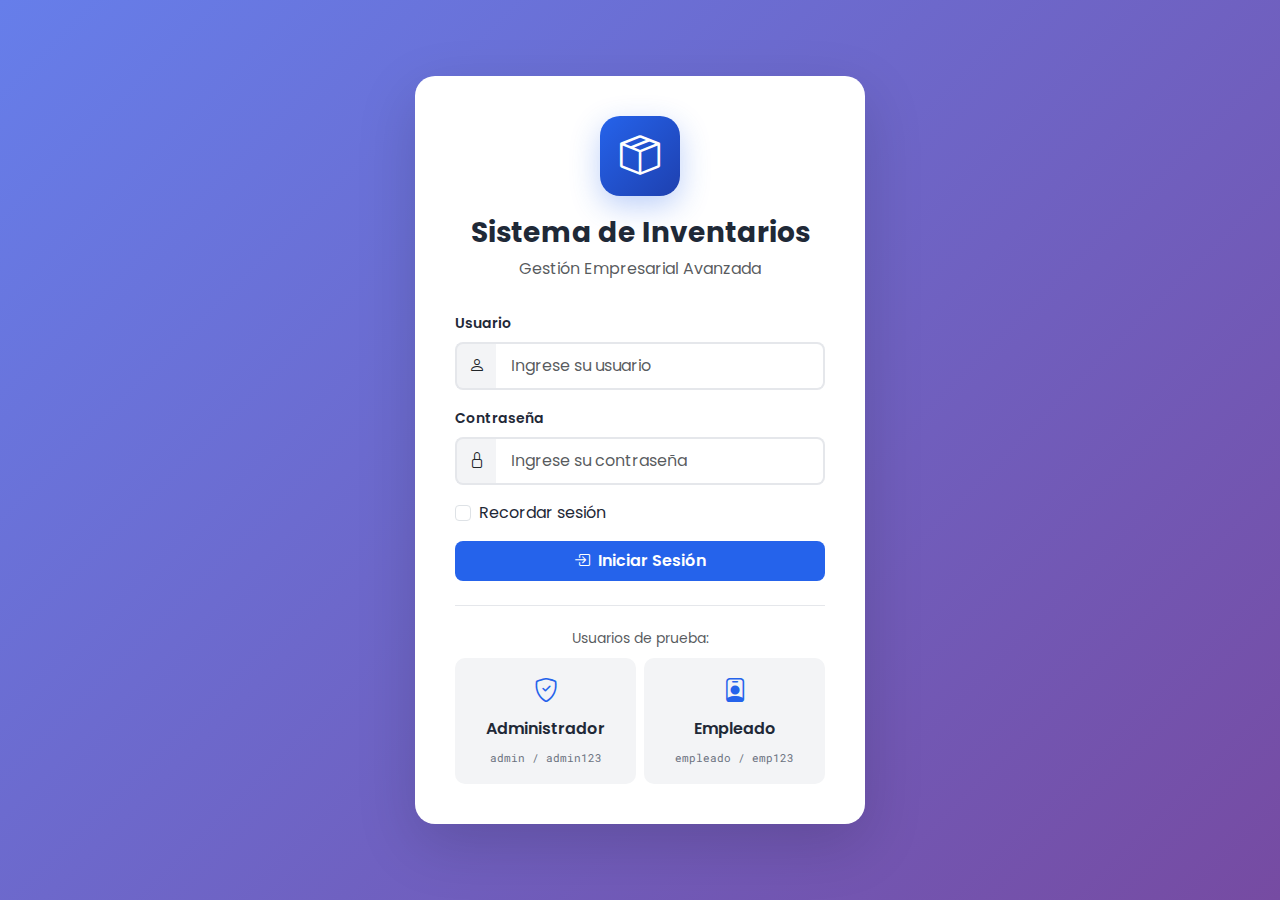
<file: sistema-inventarios/index.html>
<!DOCTYPE html>
<html lang="es">
<head>
    <meta charset="UTF-8">
    <meta name="viewport" content="width=device-width, initial-scale=1.0">
    <title>Sistema de Inventarios - Login</title>
    
    <!-- Bootstrap 5 -->
    <link href="https://cdn.jsdelivr.net/npm/bootstrap@5.3.0/dist/css/bootstrap.min.css" rel="stylesheet">
    <!-- Bootstrap Icons -->
    <link rel="stylesheet" href="https://cdn.jsdelivr.net/npm/bootstrap-icons@1.11.0/font/bootstrap-icons.css">
    <!-- Google Fonts -->
    <link href="https://fonts.googleapis.com/css2?family=Poppins:wght@300;400;500;600;700&family=Roboto+Mono:wght@400;500&display=swap" rel="stylesheet">
    
    <link rel="stylesheet" href="styles.css">
</head>
<body class="login-page">
    
    <div class="login-container">
        <div class="login-card">
            <div class="login-header">
                <div class="logo-container">
                    <i class="bi bi-box-seam"></i>
                </div>
                <h1>Sistema de Inventarios</h1>
                <p class="text-muted">Gestión Empresarial Avanzada</p>
            </div>

            <form id="loginForm" class="login-form">
                <div class="mb-3">
                    <label for="username" class="form-label">Usuario</label>
                    <div class="input-group">
                        <span class="input-group-text"><i class="bi bi-person"></i></span>
                        <input type="text" class="form-control" id="username" placeholder="Ingrese su usuario" required>
                    </div>
                </div>

                <div class="mb-3">
                    <label for="password" class="form-label">Contraseña</label>
                    <div class="input-group">
                        <span class="input-group-text"><i class="bi bi-lock"></i></span>
                        <input type="password" class="form-control" id="password" placeholder="Ingrese su contraseña" required>
                    </div>
                </div>

                <div class="mb-3 form-check">
                    <input type="checkbox" class="form-check-input" id="rememberMe">
                    <label class="form-check-label" for="rememberMe">Recordar sesión</label>
                </div>

                <button type="submit" class="btn btn-primary w-100 btn-login">
                    <i class="bi bi-box-arrow-in-right me-2"></i>Iniciar Sesión
                </button>
            </form>

            <div class="demo-users mt-4">
                <p class="text-center mb-2"><small class="text-muted">Usuarios de prueba:</small></p>
                <div class="row g-2">
                    <div class="col-6">
                        <div class="demo-user-card" onclick="fillLogin('admin', 'admin123')">
                            <i class="bi bi-shield-check"></i>
                            <span>Administrador</span>
                            <small>admin / admin123</small>
                        </div>
                    </div>
                    <div class="col-6">
                        <div class="demo-user-card" onclick="fillLogin('empleado', 'emp123')">
                            <i class="bi bi-person-badge"></i>
                            <span>Empleado</span>
                            <small>empleado / emp123</small>
                        </div>
                    </div>
                </div>
            </div>
        </div>
    </div>

    <!-- Toast Container -->
    <div class="toast-container position-fixed top-0 end-0 p-3">
        <div id="liveToast" class="toast" role="alert" aria-live="assertive" aria-atomic="true">
            <div class="toast-header">
                <i class="bi me-2 toast-icon"></i>
                <strong class="me-auto toast-title">Notificación</strong>
                <button type="button" class="btn-close" data-bs-dismiss="toast" aria-label="Close"></button>
            </div>
            <div class="toast-body"></div>
        </div>
    </div>

    <!-- Bootstrap JS -->
    <script src="https://cdn.jsdelivr.net/npm/bootstrap@5.3.0/dist/js/bootstrap.bundle.min.js"></script>
    
    <!-- App Scripts -->
    <script src="js/utils.js"></script>
    <script src="js/auth.js"></script>
    <script src="js/storage.js"></script>
    <script src="js/login.js"></script>
</body>
</html>
</file>
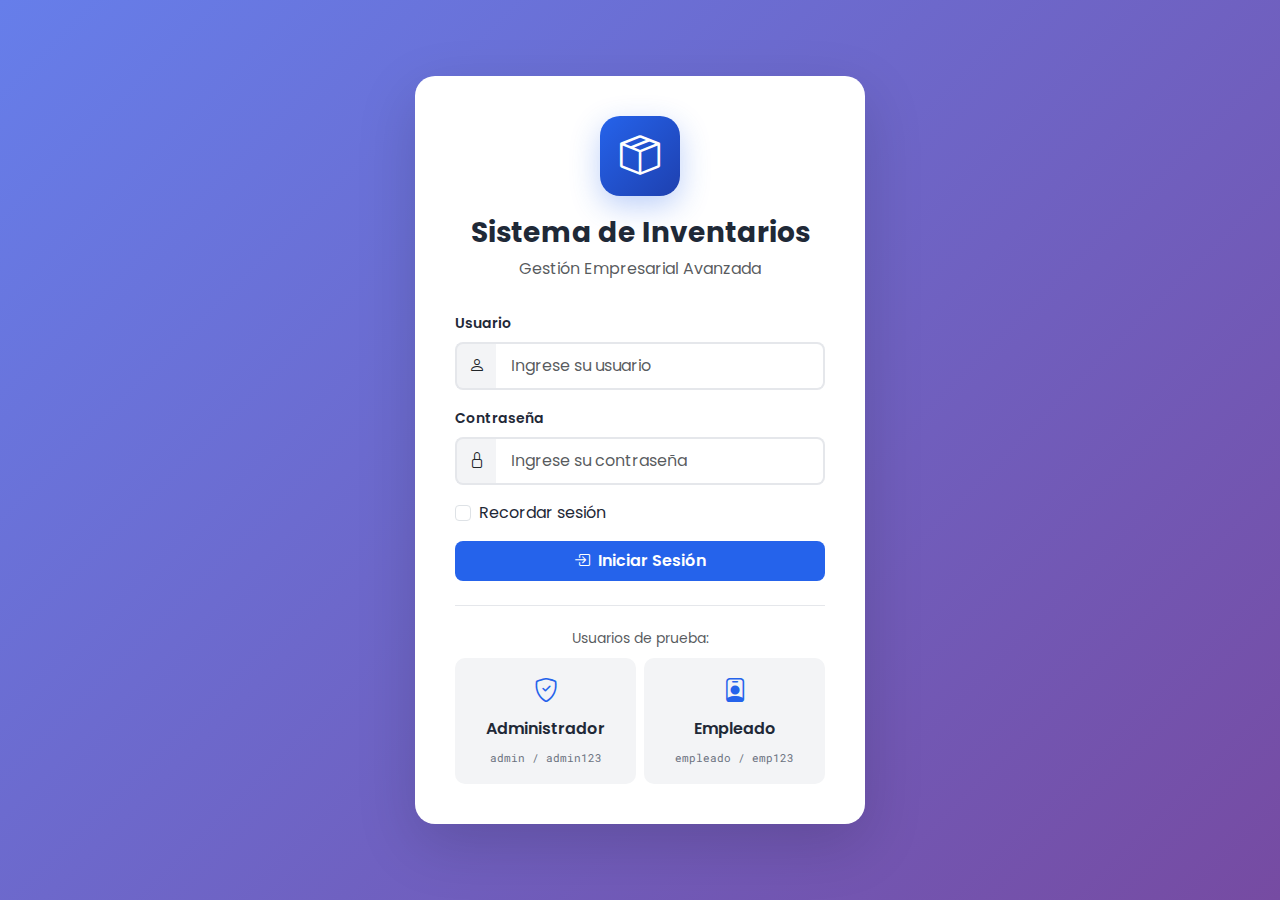
<file: sistema-inventarios/dashboard.html>
<!DOCTYPE html>
<html lang="es">
<head>
    <meta charset="UTF-8">
    <meta name="viewport" content="width=device-width, initial-scale=1.0">
    <title>Dashboard - Sistema de Inventarios</title>
    
    <!-- Bootstrap 5 -->
    <link href="https://cdn.jsdelivr.net/npm/bootstrap@5.3.0/dist/css/bootstrap.min.css" rel="stylesheet">
    <!-- Bootstrap Icons -->
    <link rel="stylesheet" href="https://cdn.jsdelivr.net/npm/bootstrap-icons@1.11.0/font/bootstrap-icons.css">
    <!-- Google Fonts -->
    <link href="https://fonts.googleapis.com/css2?family=Poppins:wght@300;400;500;600;700&family=Roboto+Mono:wght@400;500&display=swap" rel="stylesheet">
    
    <link rel="stylesheet" href="styles.css">
</head>
<body class="dashboard-page">
    
    <!-- Navbar -->
    <nav class="navbar navbar-expand-lg navbar-dark bg-primary">
        <div class="container-fluid">
            <a class="navbar-brand" href="dashboard.html">
                <i class="bi bi-box-seam me-2"></i>Sistema de Inventarios
            </a>
            <button class="navbar-toggler" type="button" data-bs-toggle="collapse" data-bs-target="#navbarNav">
                <span class="navbar-toggler-icon"></span>
            </button>
            <div class="collapse navbar-collapse" id="navbarNav">
                <ul class="navbar-nav me-auto">
                    <li class="nav-item">
                        <a class="nav-link active" href="dashboard.html">
                            <i class="bi bi-speedometer2 me-1"></i>Dashboard
                        </a>
                    </li>
                    <li class="nav-item">
                        <a class="nav-link" href="productos.html">
                            <i class="bi bi-box me-1"></i>Productos
                        </a>
                    </li>
                    <li class="nav-item">
                        <a class="nav-link" href="movimientos.html">
                            <i class="bi bi-arrow-left-right me-1"></i>Movimientos
                        </a>
                    </li>
                    <li class="nav-item admin-only">
                        <a class="nav-link" href="estadisticas.html">
                            <i class="bi bi-graph-up me-1"></i>Estadísticas
                        </a>
                    </li>
                </ul>
                <div class="d-flex align-items-center">
                    <span class="navbar-text me-3">
                        <i class="bi bi-person-circle me-2"></i>
                        <span id="currentUser"></span>
                        <span class="badge bg-light text-dark ms-2" id="userRole"></span>
                    </span>
                    <button class="btn btn-outline-light btn-sm" onclick="logout()">
                        <i class="bi bi-box-arrow-right me-1"></i>Salir
                    </button>
                </div>
            </div>
        </div>
    </nav>

    <div class="container-fluid py-4">
        <!-- Stats Cards -->
        <div class="row g-4 mb-4">
            <div class="col-md-3">
                <div class="stat-card stat-primary">
                    <div class="stat-icon">
                        <i class="bi bi-box-seam"></i>
                    </div>
                    <div class="stat-content">
                        <h3 id="totalProducts">0</h3>
                        <p>Total Productos</p>
                    </div>
                </div>
            </div>
            <div class="col-md-3">
                <div class="stat-card stat-success">
                    <div class="stat-icon">
                        <i class="bi bi-check-circle"></i>
                    </div>
                    <div class="stat-content">
                        <h3 id="totalStock">0</h3>
                        <p>Stock Total</p>
                    </div>
                </div>
            </div>
            <div class="col-md-3">
                <div class="stat-card stat-warning">
                    <div class="stat-icon">
                        <i class="bi bi-exclamation-triangle"></i>
                    </div>
                    <div class="stat-content">
                        <h3 id="lowStock">0</h3>
                        <p>Stock Bajo</p>
                    </div>
                </div>
            </div>
            <div class="col-md-3">
                <div class="stat-card stat-info">
                    <div class="stat-icon">
                        <i class="bi bi-arrow-left-right"></i>
                    </div>
                    <div class="stat-content">
                        <h3 id="totalMovements">0</h3>
                        <p>Movimientos Hoy</p>
                    </div>
                </div>
            </div>
        </div>

        <div class="row g-4">
            <!-- Recent Movements -->
            <div class="col-lg-8">
                <div class="card shadow-sm">
                    <div class="card-header bg-white">
                        <h5 class="mb-0"><i class="bi bi-clock-history me-2"></i>Movimientos Recientes</h5>
                    </div>
                    <div class="card-body">
                        <div class="table-responsive">
                            <table class="table table-hover" id="recentMovementsTable">
                                <thead>
                                    <tr>
                                        <th>Fecha</th>
                                        <th>Producto</th>
                                        <th>Tipo</th>
                                        <th>Cantidad</th>
                                        <th>Usuario</th>
                                    </tr>
                                </thead>
                                <tbody></tbody>
                            </table>
                        </div>
                    </div>
                </div>
            </div>

            <!-- Low Stock Products -->
            <div class="col-lg-4">
                <div class="card shadow-sm">
                    <div class="card-header bg-white">
                        <h5 class="mb-0"><i class="bi bi-exclamation-triangle me-2"></i>Stock Bajo</h5>
                    </div>
                    <div class="card-body">
                        <div id="lowStockList"></div>
                    </div>
                </div>

                <!-- Quick Actions -->
                <div class="card shadow-sm mt-3">
                    <div class="card-header bg-white">
                        <h5 class="mb-0"><i class="bi bi-lightning me-2"></i>Acciones Rápidas</h5>
                    </div>
                    <div class="card-body">
                        <div class="d-grid gap-2">
                            <a href="productos.html?action=new" class="btn btn-primary admin-only">
                                <i class="bi bi-plus-circle me-2"></i>Nuevo Producto
                            </a>
                            <a href="movimientos.html?action=entrada" class="btn btn-success">
                                <i class="bi bi-arrow-down-circle me-2"></i>Registrar Entrada
                            </a>
                            <a href="movimientos.html?action=salida" class="btn btn-danger">
                                <i class="bi bi-arrow-up-circle me-2"></i>Registrar Salida
                            </a>
                        </div>
                    </div>
                </div>
            </div>
        </div>
    </div>

    <!-- Toast Container -->
    <div class="toast-container position-fixed top-0 end-0 p-3">
        <div id="liveToast" class="toast" role="alert" aria-live="assertive" aria-atomic="true">
            <div class="toast-header">
                <i class="bi me-2 toast-icon"></i>
                <strong class="me-auto toast-title">Notificación</strong>
                <button type="button" class="btn-close" data-bs-dismiss="toast" aria-label="Close"></button>
            </div>
            <div class="toast-body"></div>
        </div>
    </div>

    <!-- Bootstrap JS -->
    <script src="https://cdn.jsdelivr.net/npm/bootstrap@5.3.0/dist/js/bootstrap.bundle.min.js"></script>
    
    <!-- App Scripts -->
    <script src="js/utils.js"></script>
    <script src="js/auth.js"></script>
    <script src="js/storage.js"></script>
    <script src="js/products.js"></script>
    <script src="js/movements.js"></script>
    <script src="js/dashboard.js"></script>
</body>
</html>
</file>
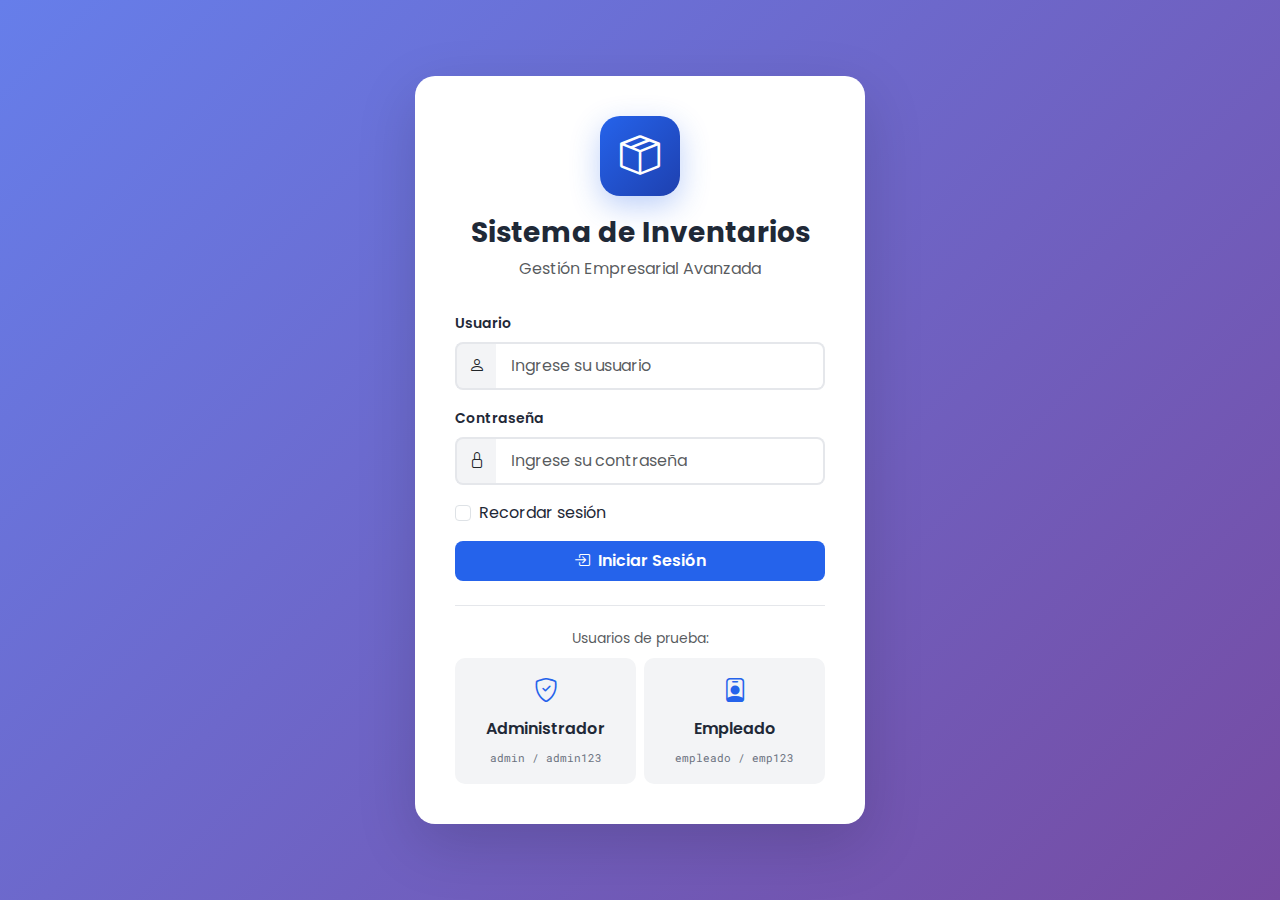
<file: sistema-inventarios/movimientos.html>
<!DOCTYPE html>
<html lang="es">
<head>
    <meta charset="UTF-8">
    <meta name="viewport" content="width=device-width, initial-scale=1.0">
    <title>Movimientos - Sistema de Inventarios</title>
    
    <link href="https://cdn.jsdelivr.net/npm/bootstrap@5.3.0/dist/css/bootstrap.min.css" rel="stylesheet">
    <link rel="stylesheet" href="https://cdn.jsdelivr.net/npm/bootstrap-icons@1.11.0/font/bootstrap-icons.css">
    <link href="https://fonts.googleapis.com/css2?family=Poppins:wght@300;400;500;600;700&family=Roboto+Mono:wght@400;500&display=swap" rel="stylesheet">
    <link rel="stylesheet" href="styles.css">
</head>
<body class="dashboard-page">
    
    <!-- Navbar -->
    <nav class="navbar navbar-expand-lg navbar-dark bg-primary">
        <div class="container-fluid">
            <a class="navbar-brand" href="dashboard.html">
                <i class="bi bi-box-seam me-2"></i>Sistema de Inventarios
            </a>
            <button class="navbar-toggler" type="button" data-bs-toggle="collapse" data-bs-target="#navbarNav">
                <span class="navbar-toggler-icon"></span>
            </button>
            <div class="collapse navbar-collapse" id="navbarNav">
                <ul class="navbar-nav me-auto">
                    <li class="nav-item">
                        <a class="nav-link" href="dashboard.html">
                            <i class="bi bi-speedometer2 me-1"></i>Dashboard
                        </a>
                    </li>
                    <li class="nav-item">
                        <a class="nav-link" href="productos.html">
                            <i class="bi bi-box me-1"></i>Productos
                        </a>
                    </li>
                    <li class="nav-item">
                        <a class="nav-link active" href="movimientos.html">
                            <i class="bi bi-arrow-left-right me-1"></i>Movimientos
                        </a>
                    </li>
                    <li class="nav-item admin-only">
                        <a class="nav-link" href="estadisticas.html">
                            <i class="bi bi-graph-up me-1"></i>Estadísticas
                        </a>
                    </li>
                </ul>
                <div class="d-flex align-items-center">
                    <span class="navbar-text me-3">
                        <i class="bi bi-person-circle me-2"></i>
                        <span id="currentUser"></span>
                        <span class="badge bg-light text-dark ms-2" id="userRole"></span>
                    </span>
                    <button class="btn btn-outline-light btn-sm" onclick="logout()">
                        <i class="bi bi-box-arrow-right me-1"></i>Salir
                    </button>
                </div>
            </div>
        </div>
    </nav>

    <div class="container-fluid py-4">
        <div class="row mb-4">
            <div class="col">
                <h2><i class="bi bi-arrow-left-right me-2"></i>Historial de Movimientos</h2>
            </div>
            <div class="col-auto">
                <button class="btn btn-success me-2" data-bs-toggle="modal" data-bs-target="#movementModal" onclick="openMovementModal('entrada')">
                    <i class="bi bi-arrow-down-circle me-2"></i>Entrada
                </button>
                <button class="btn btn-danger" data-bs-toggle="modal" data-bs-target="#movementModal" onclick="openMovementModal('salida')">
                    <i class="bi bi-arrow-up-circle me-2"></i>Salida
                </button>
            </div>
        </div>

        <!-- Filters -->
        <div class="card shadow-sm mb-4">
            <div class="card-body">
                <div class="row g-3">
                    <div class="col-md-3">
                        <input type="text" class="form-control" id="searchMovement" placeholder="Buscar movimiento...">
                    </div>
                    <div class="col-md-2">
                        <select class="form-select" id="typeFilter">
                            <option value="">Todos los tipos</option>
                            <option value="entrada">Entradas</option>
                            <option value="salida">Salidas</option>
                        </select>
                    </div>
                    <div class="col-md-2">
                        <input type="date" class="form-control" id="dateFrom">
                    </div>
                    <div class="col-md-2">
                        <input type="date" class="form-control" id="dateTo">
                    </div>
                    <div class="col-md-2">
                        <select class="form-select" id="productFilter">
                            <option value="">Todos los productos</option>
                        </select>
                    </div>
                    <div class="col-md-1">
                        <button class="btn btn-secondary w-100" onclick="clearMovementFilters()">
                            <i class="bi bi-x-circle"></i>
                        </button>
                    </div>
                </div>
            </div>
        </div>

        <!-- Movements Table -->
        <div class="card shadow-sm">
            <div class="card-body">
                <div class="table-responsive">
                    <table class="table table-hover">
                        <thead>
                            <tr>
                                <th>Fecha/Hora</th>
                                <th>Producto</th>
                                <th>Tipo</th>
                                <th>Cantidad</th>
                                <th>Motivo</th>
                                <th>Usuario</th>
                                <th>Stock Anterior</th>
                                <th>Stock Actual</th>
                            </tr>
                        </thead>
                        <tbody id="movementsTableBody">
                            <!-- Movements will be loaded here -->
                        </tbody>
                    </table>
                </div>
                <div id="emptyState" class="text-center py-5 d-none">
                    <i class="bi bi-inbox display-1 text-muted"></i>
                    <p class="text-muted mt-3">No se encontraron movimientos</p>
                </div>
            </div>
        </div>
    </div>

    <!-- Movement Modal -->
    <div class="modal fade" id="movementModal" tabindex="-1">
        <div class="modal-dialog">
            <div class="modal-content">
                <div class="modal-header" id="modalHeader">
                    <h5 class="modal-title" id="modalTitle">
                        <i class="bi bi-arrow-down-circle me-2"></i>Registrar Movimiento
                    </h5>
                    <button type="button" class="btn-close" data-bs-dismiss="modal"></button>
                </div>
                <form id="movementForm">
                    <div class="modal-body">
                        <input type="hidden" id="movementType">
                        
                        <div class="mb-3">
                            <label for="movementProduct" class="form-label">Producto *</label>
                            <select class="form-select" id="movementProduct" required>
                                <option value="">Seleccionar producto</option>
                            </select>
                            <div class="form-text">
                                Stock actual: <strong id="currentStock">0</strong> unidades
                            </div>
                        </div>

                        <div class="mb-3">
                            <label for="movementQuantity" class="form-label">Cantidad *</label>
                            <input type="number" class="form-control" id="movementQuantity" min="1" required>
                        </div>

                        <div class="mb-3">
                            <label for="movementReason" class="form-label">Motivo *</label>
                            <select class="form-select" id="movementReason" required>
                                <!-- Options will be loaded dynamically -->
                            </select>
                        </div>

                        <div class="mb-3">
                            <label for="movementNotes" class="form-label">Notas adicionales</label>
                            <textarea class="form-control" id="movementNotes" rows="3"></textarea>
                        </div>

                        <div class="alert alert-info mb-0">
                            <i class="bi bi-info-circle me-2"></i>
                            <span id="movementInfo"></span>
                        </div>
                    </div>
                    <div class="modal-footer">
                        <button type="button" class="btn btn-secondary" data-bs-dismiss="modal">Cancelar</button>
                        <button type="submit" class="btn" id="submitBtn">
                            <i class="bi bi-save me-2"></i>Registrar
                        </button>
                    </div>
                </form>
            </div>
        </div>
    </div>

    <!-- Toast Container -->
    <div class="toast-container position-fixed top-0 end-0 p-3">
        <div id="liveToast" class="toast" role="alert" aria-live="assertive" aria-atomic="true">
            <div class="toast-header">
                <i class="bi me-2 toast-icon"></i>
                <strong class="me-auto toast-title">Notificación</strong>
                <button type="button" class="btn-close" data-bs-dismiss="toast" aria-label="Close"></button>
            </div>
            <div class="toast-body"></div>
        </div>
    </div>

    <script src="https://cdn.jsdelivr.net/npm/bootstrap@5.3.0/dist/js/bootstrap.bundle.min.js"></script>
    <script src="js/utils.js"></script>
    <script src="js/auth.js"></script>
    <script src="js/storage.js"></script>
    <script src="js/products.js"></script>
    <script src="js/movements.js"></script>
    <script src="js/movimientos-page.js"></script>
</body>
</html>
</file>
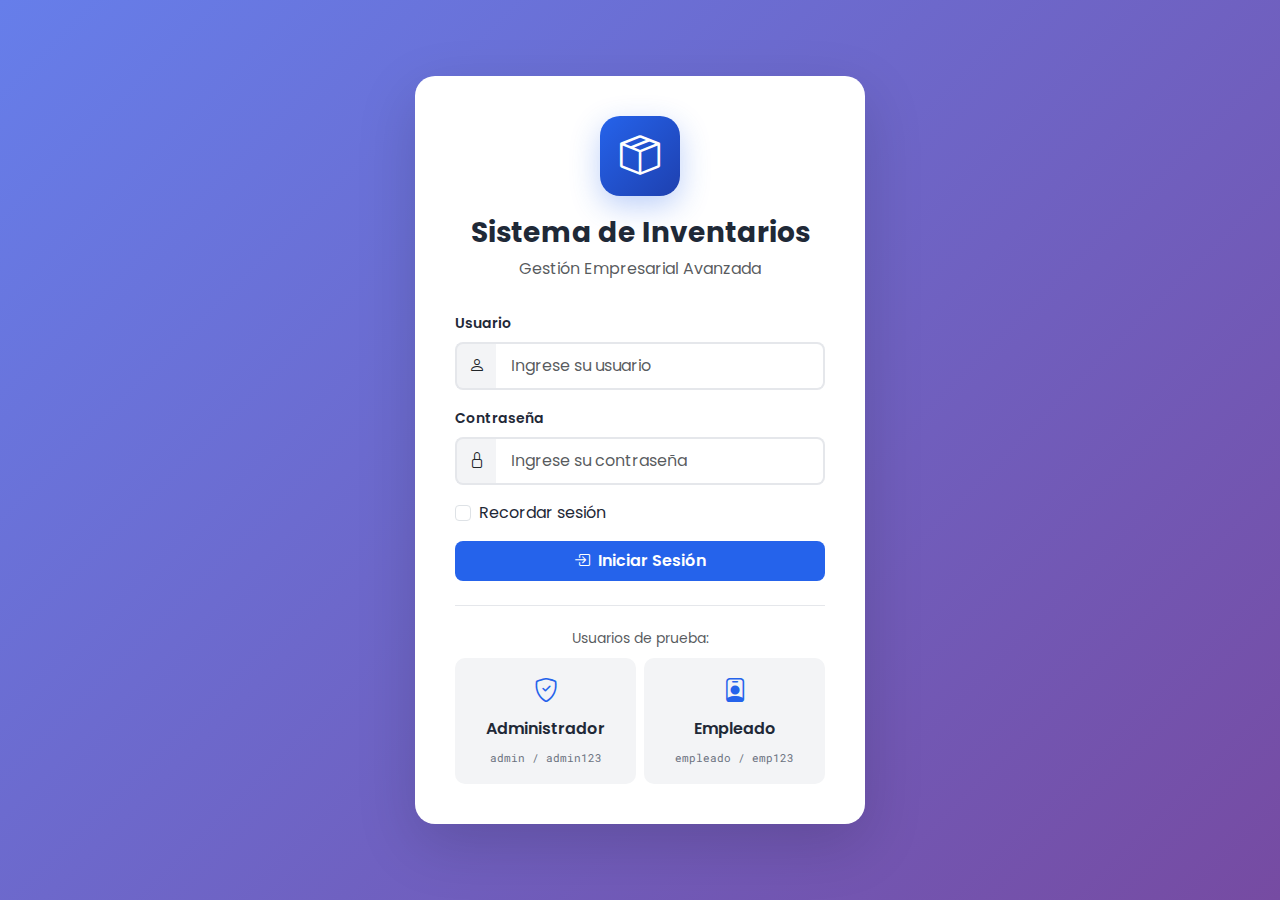
<file: sistema-inventarios/productos.html>
<!DOCTYPE html>
<html lang="es">
<head>
    <meta charset="UTF-8">
    <meta name="viewport" content="width=device-width, initial-scale=1.0">
    <title>Productos - Sistema de Inventarios</title>
    
    <link href="https://cdn.jsdelivr.net/npm/bootstrap@5.3.0/dist/css/bootstrap.min.css" rel="stylesheet">
    <link rel="stylesheet" href="https://cdn.jsdelivr.net/npm/bootstrap-icons@1.11.0/font/bootstrap-icons.css">
    <link href="https://fonts.googleapis.com/css2?family=Poppins:wght@300;400;500;600;700&family=Roboto+Mono:wght@400;500&display=swap" rel="stylesheet">
    <link rel="stylesheet" href="styles.css">
</head>
<body class="dashboard-page">
    
    <!-- Navbar -->
    <nav class="navbar navbar-expand-lg navbar-dark bg-primary">
        <div class="container-fluid">
            <a class="navbar-brand" href="dashboard.html">
                <i class="bi bi-box-seam me-2"></i>Sistema de Inventarios
            </a>
            <button class="navbar-toggler" type="button" data-bs-toggle="collapse" data-bs-target="#navbarNav">
                <span class="navbar-toggler-icon"></span>
            </button>
            <div class="collapse navbar-collapse" id="navbarNav">
                <ul class="navbar-nav me-auto">
                    <li class="nav-item">
                        <a class="nav-link" href="dashboard.html">
                            <i class="bi bi-speedometer2 me-1"></i>Dashboard
                        </a>
                    </li>
                    <li class="nav-item">
                        <a class="nav-link active" href="productos.html">
                            <i class="bi bi-box me-1"></i>Productos
                        </a>
                    </li>
                    <li class="nav-item">
                        <a class="nav-link" href="movimientos.html">
                            <i class="bi bi-arrow-left-right me-1"></i>Movimientos
                        </a>
                    </li>
                    <li class="nav-item admin-only">
                        <a class="nav-link" href="estadisticas.html">
                            <i class="bi bi-graph-up me-1"></i>Estadísticas
                        </a>
                    </li>
                </ul>
                <div class="d-flex align-items-center">
                    <span class="navbar-text me-3">
                        <i class="bi bi-person-circle me-2"></i>
                        <span id="currentUser"></span>
                        <span class="badge bg-light text-dark ms-2" id="userRole"></span>
                    </span>
                    <button class="btn btn-outline-light btn-sm" onclick="logout()">
                        <i class="bi bi-box-arrow-right me-1"></i>Salir
                    </button>
                </div>
            </div>
        </div>
    </nav>

    <div class="container-fluid py-4">
        <div class="row mb-4">
            <div class="col">
                <h2><i class="bi bi-box me-2"></i>Gestión de Productos</h2>
            </div>
            <div class="col-auto admin-only">
                <button class="btn btn-primary" data-bs-toggle="modal" data-bs-target="#productModal" onclick="openProductModal()">
                    <i class="bi bi-plus-circle me-2"></i>Nuevo Producto
                </button>
            </div>
        </div>

        <!-- Filters -->
        <div class="card shadow-sm mb-4">
            <div class="card-body">
                <div class="row g-3">
                    <div class="col-md-4">
                        <input type="text" class="form-control" id="searchInput" placeholder="Buscar producto...">
                    </div>
                    <div class="col-md-3">
                        <select class="form-select" id="categoryFilter">
                            <option value="">Todas las categorías</option>
                        </select>
                    </div>
                    <div class="col-md-3">
                        <select class="form-select" id="stockFilter">
                            <option value="">Todos los niveles</option>
                            <option value="bajo">Stock Bajo</option>
                            <option value="normal">Stock Normal</option>
                            <option value="alto">Stock Alto</option>
                        </select>
                    </div>
                    <div class="col-md-2">
                        <button class="btn btn-secondary w-100" onclick="clearFilters()">
                            <i class="bi bi-x-circle me-1"></i>Limpiar
                        </button>
                    </div>
                </div>
            </div>
        </div>

        <!-- Products Table -->
        <div class="card shadow-sm">
            <div class="card-body">
                <div class="table-responsive">
                    <table class="table table-hover">
                        <thead>
                            <tr>
                                <th>Código</th>
                                <th>Nombre</th>
                                <th>Categoría</th>
                                <th>Precio</th>
                                <th>Stock</th>
                                <th>Stock Mínimo</th>
                                <th>Estado</th>
                                <th class="text-center">Acciones</th>
                            </tr>
                        </thead>
                        <tbody id="productsTableBody">
                            <!-- Products will be loaded here -->
                        </tbody>
                    </table>
                </div>
                <div id="emptyState" class="text-center py-5 d-none">
                    <i class="bi bi-inbox display-1 text-muted"></i>
                    <p class="text-muted mt-3">No se encontraron productos</p>
                </div>
            </div>
        </div>
    </div>

    <!-- Product Modal -->
    <div class="modal fade" id="productModal" tabindex="-1">
        <div class="modal-dialog modal-lg">
            <div class="modal-content">
                <div class="modal-header">
                    <h5 class="modal-title" id="modalTitle">
                        <i class="bi bi-plus-circle me-2"></i>Nuevo Producto
                    </h5>
                    <button type="button" class="btn-close" data-bs-dismiss="modal"></button>
                </div>
                <form id="productForm">
                    <div class="modal-body">
                        <input type="hidden" id="productId">
                        <div class="row g-3">
                            <div class="col-md-6">
                                <label for="productCode" class="form-label">Código *</label>
                                <input type="text" class="form-control" id="productCode" required>
                            </div>
                            <div class="col-md-6">
                                <label for="productName" class="form-label">Nombre *</label>
                                <input type="text" class="form-control" id="productName" required>
                            </div>
                            <div class="col-md-6">
                                <label for="productCategory" class="form-label">Categoría *</label>
                                <select class="form-select" id="productCategory" required>
                                    <option value="">Seleccionar categoría</option>
                                </select>
                            </div>
                            <div class="col-md-6">
                                <label for="productPrice" class="form-label">Precio *</label>
                                <div class="input-group">
                                    <span class="input-group-text">$</span>
                                    <input type="number" class="form-control" id="productPrice" step="0.01" min="0" required>
                                </div>
                            </div>
                            <div class="col-md-6">
                                <label for="productStock" class="form-label">Stock Inicial *</label>
                                <input type="number" class="form-control" id="productStock" min="0" required>
                            </div>
                            <div class="col-md-6">
                                <label for="productMinStock" class="form-label">Stock Mínimo *</label>
                                <input type="number" class="form-control" id="productMinStock" min="0" required>
                            </div>
                            <div class="col-12">
                                <label for="productDescription" class="form-label">Descripción</label>
                                <textarea class="form-control" id="productDescription" rows="3"></textarea>
                            </div>
                        </div>
                    </div>
                    <div class="modal-footer">
                        <button type="button" class="btn btn-secondary" data-bs-dismiss="modal">Cancelar</button>
                        <button type="submit" class="btn btn-primary">
                            <i class="bi bi-save me-2"></i>Guardar
                        </button>
                    </div>
                </form>
            </div>
        </div>
    </div>

    <!-- Delete Confirmation Modal -->
    <div class="modal fade" id="deleteModal" tabindex="-1">
        <div class="modal-dialog">
            <div class="modal-content">
                <div class="modal-header bg-danger text-white">
                    <h5 class="modal-title">
                        <i class="bi bi-exclamation-triangle me-2"></i>Confirmar Eliminación
                    </h5>
                    <button type="button" class="btn-close btn-close-white" data-bs-dismiss="modal"></button>
                </div>
                <div class="modal-body">
                    <p>¿Está seguro de eliminar el producto <strong id="deleteProductName"></strong>?</p>
                    <p class="text-danger mb-0"><small>Esta acción no se puede deshacer.</small></p>
                </div>
                <div class="modal-footer">
                    <button type="button" class="btn btn-secondary" data-bs-dismiss="modal">Cancelar</button>
                    <button type="button" class="btn btn-danger" onclick="confirmDelete()">
                        <i class="bi bi-trash me-2"></i>Eliminar
                    </button>
                </div>
            </div>
        </div>
    </div>

    <!-- Toast Container -->
    <div class="toast-container position-fixed top-0 end-0 p-3">
        <div id="liveToast" class="toast" role="alert" aria-live="assertive" aria-atomic="true">
            <div class="toast-header">
                <i class="bi me-2 toast-icon"></i>
                <strong class="me-auto toast-title">Notificación</strong>
                <button type="button" class="btn-close" data-bs-dismiss="toast" aria-label="Close"></button>
            </div>
            <div class="toast-body"></div>
        </div>
    </div>

    <script src="https://cdn.jsdelivr.net/npm/bootstrap@5.3.0/dist/js/bootstrap.bundle.min.js"></script>
    <script src="js/utils.js"></script>
    <script src="js/auth.js"></script>
    <script src="js/storage.js"></script>
    <script src="js/products.js"></script>
    <script src="js/productos-page.js"></script>
</body>
</html>
</file>
<file: sistema-inventarios/styles.css>
/* ========================================
   SISTEMA DE INVENTARIOS - ESTILOS PRINCIPALES
   ======================================== */

:root {
    --primary: #2563eb;
    --primary-dark: #1e40af;
    --success: #10b981;
    --danger: #ef4444;
    --warning: #f59e0b;
    --info: #3b82f6;
    --dark: #1f2937;
    --light: #f3f4f6;
    --white: #ffffff;
    --shadow: rgba(0, 0, 0, 0.1);
    --shadow-lg: rgba(0, 0, 0, 0.15);
}

* {
    margin: 0;
    padding: 0;
    box-sizing: border-box;
}

body {
    font-family: 'Poppins', sans-serif;
    background: linear-gradient(135deg, #667eea 0%, #764ba2 100%);
    min-height: 100vh;
    color: var(--dark);
}

/* ========================================
   LOGIN PAGE
   ======================================== */

.login-page {
    display: flex;
    align-items: center;
    justify-content: center;
    padding: 20px;
}

.login-container {
    width: 100%;
    max-width: 450px;
}

.login-card {
    background: var(--white);
    border-radius: 20px;
    padding: 40px;
    box-shadow: 0 20px 60px var(--shadow-lg);
    animation: slideUp 0.5s ease;
}

@keyframes slideUp {
    from {
        opacity: 0;
        transform: translateY(30px);
    }
    to {
        opacity: 1;
        transform: translateY(0);
    }
}

.login-header {
    text-align: center;
    margin-bottom: 30px;
}

.logo-container {
    width: 80px;
    height: 80px;
    background: linear-gradient(135deg, var(--primary), var(--primary-dark));
    border-radius: 20px;
    display: flex;
    align-items: center;
    justify-content: center;
    margin: 0 auto 20px;
    box-shadow: 0 10px 30px rgba(37, 99, 235, 0.3);
}

.logo-container i {
    font-size: 40px;
    color: var(--white);
}

.login-header h1 {
    font-size: 28px;
    font-weight: 700;
    color: var(--dark);
    margin-bottom: 8px;
}

.btn-login {
    padding: 12px;
    font-weight: 600;
    background: linear-gradient(135deg, var(--primary), var(--primary-dark));
    border: none;
    transition: all 0.3s ease;
}

.btn-login:hover {
    transform: translateY(-2px);
    box-shadow: 0 10px 25px rgba(37, 99, 235, 0.3);
}

.demo-users {
    padding-top: 20px;
    border-top: 1px solid #e5e7eb;
}

.demo-user-card {
    background: var(--light);
    padding: 15px;
    border-radius: 10px;
    cursor: pointer;
    transition: all 0.3s ease;
    text-align: center;
}

.demo-user-card:hover {
    background: #e5e7eb;
    transform: translateY(-2px);
}

.demo-user-card i {
    font-size: 24px;
    color: var(--primary);
    display: block;
    margin-bottom: 8px;
}

.demo-user-card span {
    display: block;
    font-weight: 600;
    color: var(--dark);
    margin-bottom: 4px;
}

.demo-user-card small {
    font-size: 11px;
    color: #6b7280;
    font-family: 'Roboto Mono', monospace;
}

/* ========================================
   DASHBOARD
   ======================================== */

.dashboard-page {
    background: var(--light);
}

.navbar {
    box-shadow: 0 2px 10px var(--shadow);
}

.navbar-brand {
    font-weight: 700;
    font-size: 20px;
}

.navbar-text {
    font-size: 14px;
}

.stat-card {
    background: var(--white);
    border-radius: 15px;
    padding: 25px;
    box-shadow: 0 4px 15px var(--shadow);
    display: flex;
    align-items: center;
    gap: 20px;
    transition: all 0.3s ease;
    border-left: 4px solid;
}

.stat-card:hover {
    transform: translateY(-5px);
    box-shadow: 0 8px 25px var(--shadow-lg);
}

.stat-primary {
    border-left-color: var(--primary);
}

.stat-success {
    border-left-color: var(--success);
}

.stat-warning {
    border-left-color: var(--warning);
}

.stat-danger {
    border-left-color: var(--danger);
}

.stat-info {
    border-left-color: var(--info);
}

.stat-icon {
    width: 60px;
    height: 60px;
    border-radius: 12px;
    display: flex;
    align-items: center;
    justify-content: center;
    font-size: 28px;
}

.stat-primary .stat-icon {
    background: rgba(37, 99, 235, 0.1);
    color: var(--primary);
}

.stat-success .stat-icon {
    background: rgba(16, 185, 129, 0.1);
    color: var(--success);
}

.stat-warning .stat-icon {
    background: rgba(245, 158, 11, 0.1);
    color: var(--warning);
}

.stat-danger .stat-icon {
    background: rgba(239, 68, 68, 0.1);
    color: var(--danger);
}

.stat-info .stat-icon {
    background: rgba(59, 130, 246, 0.1);
    color: var(--info);
}

.stat-content h3 {
    font-size: 32px;
    font-weight: 700;
    margin: 0;
    color: var(--dark);
}

.stat-content p {
    margin: 0;
    color: #6b7280;
    font-size: 14px;
}

.card {
    border: none;
    border-radius: 15px;
    box-shadow: 0 4px 15px var(--shadow);
}

.card-header {
    border-radius: 15px 15px 0 0 !important;
    border-bottom: 1px solid #e5e7eb;
    padding: 20px;
}

.card-header h5 {
    font-weight: 600;
    font-size: 18px;
}

.table {
    margin-bottom: 0;
}

.table thead th {
    background: var(--light);
    font-weight: 600;
    font-size: 13px;
    text-transform: uppercase;
    letter-spacing: 0.5px;
    padding: 15px;
    border: none;
}

.table tbody td {
    padding: 15px;
    vertical-align: middle;
}

.table-hover tbody tr:hover {
    background: #f9fafb;
}

.badge {
    padding: 6px 12px;
    font-weight: 600;
    font-size: 11px;
    text-transform: uppercase;
    letter-spacing: 0.5px;
}

.low-stock-item {
    padding: 15px;
    background: var(--light);
    border-radius: 10px;
    margin-bottom: 10px;
    border-left: 4px solid var(--warning);
}

.low-stock-item:last-child {
    margin-bottom: 0;
}

.low-stock-item h6 {
    margin: 0 0 5px 0;
    font-weight: 600;
}

.low-stock-item p {
    margin: 0;
    font-size: 13px;
    color: #6b7280;
}

.progress {
    height: 8px;
    border-radius: 10px;
    margin-top: 8px;
}

/* ========================================
   BADGES & BUTTONS
   ======================================== */

.badge-entrada {
    background: var(--success);
    color: var(--white);
}

.badge-salida {
    background: var(--danger);
    color: var(--white);
}

.badge-stock-bajo {
    background: var(--danger);
    color: var(--white);
}

.badge-stock-normal {
    background: var(--success);
    color: var(--white);
}

.badge-stock-alto {
    background: var(--info);
    color: var(--white);
}

.btn {
    border-radius: 8px;
    padding: 8px 16px;
    font-weight: 600;
    transition: all 0.3s ease;
}

.btn:hover {
    transform: translateY(-2px);
    box-shadow: 0 5px 15px var(--shadow);
}

.btn-primary {
    background: var(--primary);
    border-color: var(--primary);
}

.btn-primary:hover {
    background: var(--primary-dark);
    border-color: var(--primary-dark);
}

/* ========================================
   MODALS
   ======================================== */

.modal-content {
    border: none;
    border-radius: 15px;
    box-shadow: 0 20px 60px var(--shadow-lg);
}

.modal-header {
    border-radius: 15px 15px 0 0;
    border-bottom: 1px solid #e5e7eb;
    padding: 20px 25px;
}

.modal-body {
    padding: 25px;
}

.modal-footer {
    border-top: 1px solid #e5e7eb;
    padding: 20px 25px;
}

/* ========================================
   FORMS
   ======================================== */

.form-label {
    font-weight: 600;
    margin-bottom: 8px;
    color: var(--dark);
    font-size: 14px;
}

.form-control,
.form-select {
    border: 2px solid #e5e7eb;
    border-radius: 8px;
    padding: 10px 15px;
    transition: all 0.3s ease;
}

.form-control:focus,
.form-select:focus {
    border-color: var(--primary);
    box-shadow: 0 0 0 3px rgba(37, 99, 235, 0.1);
}

.input-group-text {
    background: var(--light);
    border: 2px solid #e5e7eb;
    border-right: none;
    border-radius: 8px 0 0 8px;
}

.input-group .form-control {
    border-left: none;
    border-radius: 0 8px 8px 0;
}

/* ========================================
   TOAST NOTIFICATIONS
   ======================================== */

.toast {
    border-radius: 10px;
    border: none;
    box-shadow: 0 10px 30px var(--shadow-lg);
}

.toast-header {
    border-radius: 10px 10px 0 0;
}

.toast-success .toast-header {
    background: var(--success);
    color: var(--white);
}

.toast-error .toast-header {
    background: var(--danger);
    color: var(--white);
}

.toast-warning .toast-header {
    background: var(--warning);
    color: var(--white);
}

.toast-info .toast-header {
    background: var(--info);
    color: var(--white);
}

/* ========================================
   UTILITIES
   ======================================== */

.admin-only {
    display: none;
}

body.role-admin .admin-only {
    display: block !important;
}

body.role-admin .nav-item.admin-only {
    display: list-item !important;
}

.text-code {
    font-family: 'Roboto Mono', monospace;
    font-size: 13px;
    background: var(--light);
    padding: 2px 6px;
    border-radius: 4px;
}

.empty-state {
    padding: 60px 20px;
    text-align: center;
}

.empty-state i {
    font-size: 80px;
    color: #d1d5db;
}

.empty-state p {
    color: #9ca3af;
    font-size: 16px;
    margin-top: 20px;
}

/* ========================================
   RESPONSIVE
   ======================================== */

@media (max-width: 768px) {
    .login-card {
        padding: 30px 20px;
    }

    .stat-card {
        padding: 20px;
    }

    .stat-content h3 {
        font-size: 24px;
    }

    .table {
        font-size: 14px;
    }

    .table thead th,
    .table tbody td {
        padding: 10px;
    }
}

/* ========================================
   ANIMATIONS
   ======================================== */

@keyframes fadeIn {
    from {
        opacity: 0;
    }
    to {
        opacity: 1;
    }
}

.fade-in {
    animation: fadeIn 0.5s ease;
}

@keyframes slideInRight {
    from {
        opacity: 0;
        transform: translateX(30px);
    }
    to {
        opacity: 1;
        transform: translateX(0);
    }
}

.slide-in-right {
    animation: slideInRight 0.5s ease;
}
</file>
